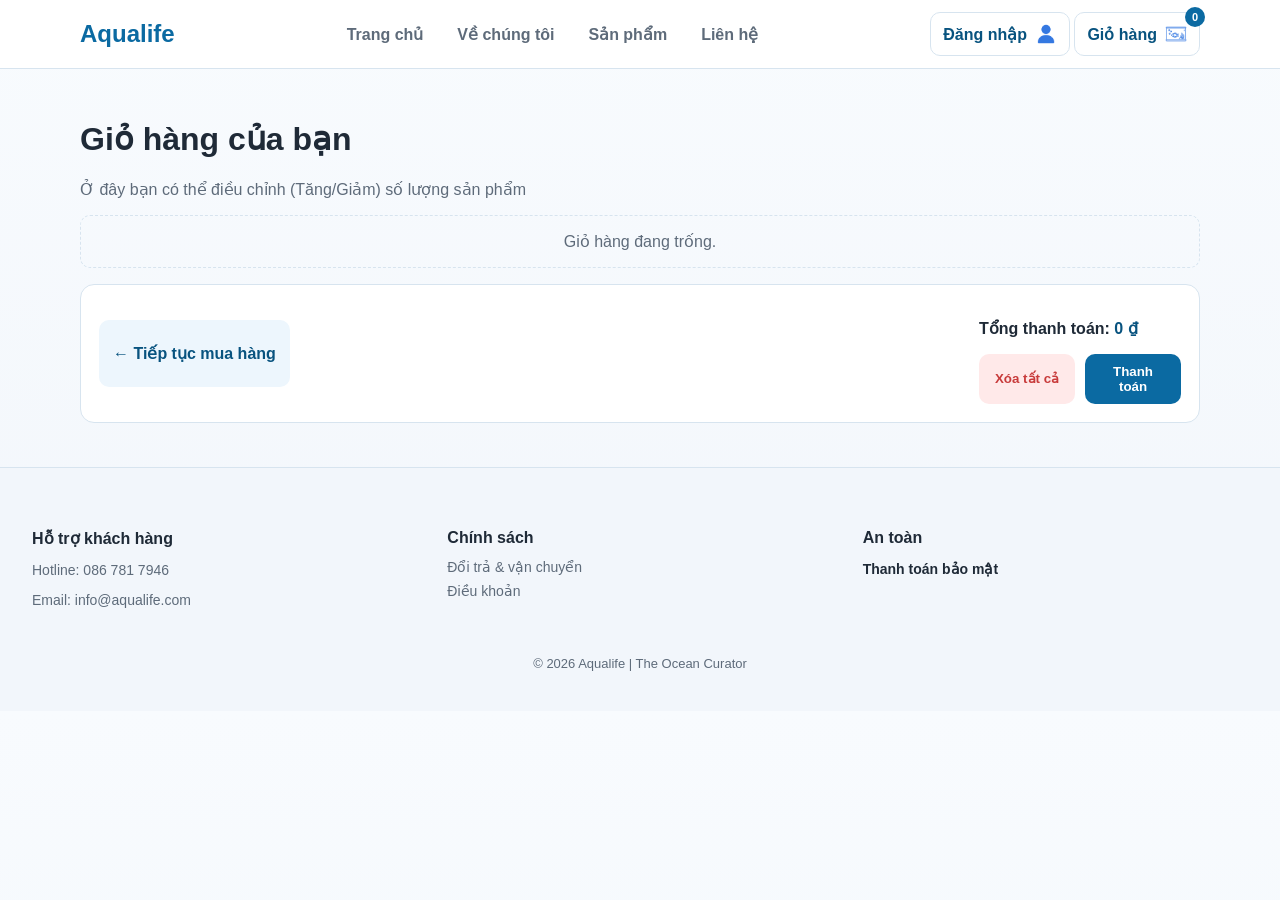
<file: html/cart.html>
<!DOCTYPE html>
<html lang="vi">
<head>
  <meta charset="utf-8" />
  <meta name="viewport" content="width=device-width, initial-scale=1.0" />
  <link rel="icon" href="../image/icon.img/logo_web.png" type="image/png" />
  <title>Giỏ hàng - Aqualife</title>
  <link rel="stylesheet" href="../css/base.css" />
  <link rel="stylesheet" href="../css/cart.css" />
  <script defer src="../js/common.js"></script>
  <script defer src="../js/cart.js"></script>
</head>
<body>
  <header class="site-header">
    <div class="container header-row">
      <a class="brand" href="home.html">Aqualife</a>
      <nav class="main-nav">
        <a href="home.html">Trang chủ</a>
        <a href="about.html">Về chúng tôi</a>
        <a href="products.html">Sản phẩm</a>
        <a href="contact.html">Liên hệ</a>
      </nav>
      <nav>
        <a class="cart-link" href="auth.html">Đăng nhập <img src="../image/icon.img/auth.png" alt="Đăng nhập" class="nav-icon"></a>
        <a class="cart-link cart-link--cart" href="cart.html">Giỏ hàng <img src="../image/icon.img/cart.png" alt="Giỏ hàng" class="nav-icon"> <span class="badge" data-cart-count>0</span></a>
      </nav> 
    </div>
  </header>

  <main class="page">
    <div class="container">
      <h1>Giỏ hàng của bạn</h1>
      <p class="muted">Ở đây bạn có thể điều chỉnh (Tăng/Giảm) số lượng sản phẩm</p>

      <div id="cart-empty" class="empty hidden">Giỏ hàng đang trống.</div>
      <section id="cart-items" class="cart-list"></section>

      <div class="summary card">
        <a href="products.html" class="quantity"><p>← Tiếp tục mua hàng</p></a>
        <div>
          <p><strong>Tổng thanh toán:</strong> <span class="price" id="cart-total">0đ</span></p>
          <div>
            
          </div>
          <div class="summary-actions">
            <button id="clear-cart" class="btn btn-danger" type="button">Xóa tất cả</button>
            <button id="checkout" class="btn btn-primary" type="button">Thanh toán</button>
          </div>
        </div>
      </div>
    </div>
  </main>

  <!-- Modal cho thong bao -->
  <div id="custom-modal" class="modal hidden">
    <div class="modal-content">
      <p id="modal-message"></p>
      <div class="modal-actions">
        <button id="modal-cancel" class="btn btn-ghost">Hủy</button>
        <button id="modal-confirm" class="btn btn-primary">Xác nhận</button>
      </div>
    </div>
  </div>

  <footer class="footer footer-lite">
    <div class="footer-container">
      <div class="footer-col">
        <h4>Hỗ trợ khách hàng</h4>
        <p>Hotline: 086 781 7946</p>
        <p>Email: info@aqualife.com</p>
      </div>
      <div class="footer-col">
        <h4>Chính sách</h4>
        <a href="contact.html">Đổi trả & vận chuyển</a>
        <a href="about.html">Điều khoản</a>
      </div>
      <div class="footer-col trust-col">
        <h4>An toàn</h4>
        <p>Thanh toán bảo mật</p>
      </div>
    </div>
    <div class="footer-bottom">© 2026 Aqualife | The Ocean Curator</div>
  </footer>
</body>
</html>
</file>
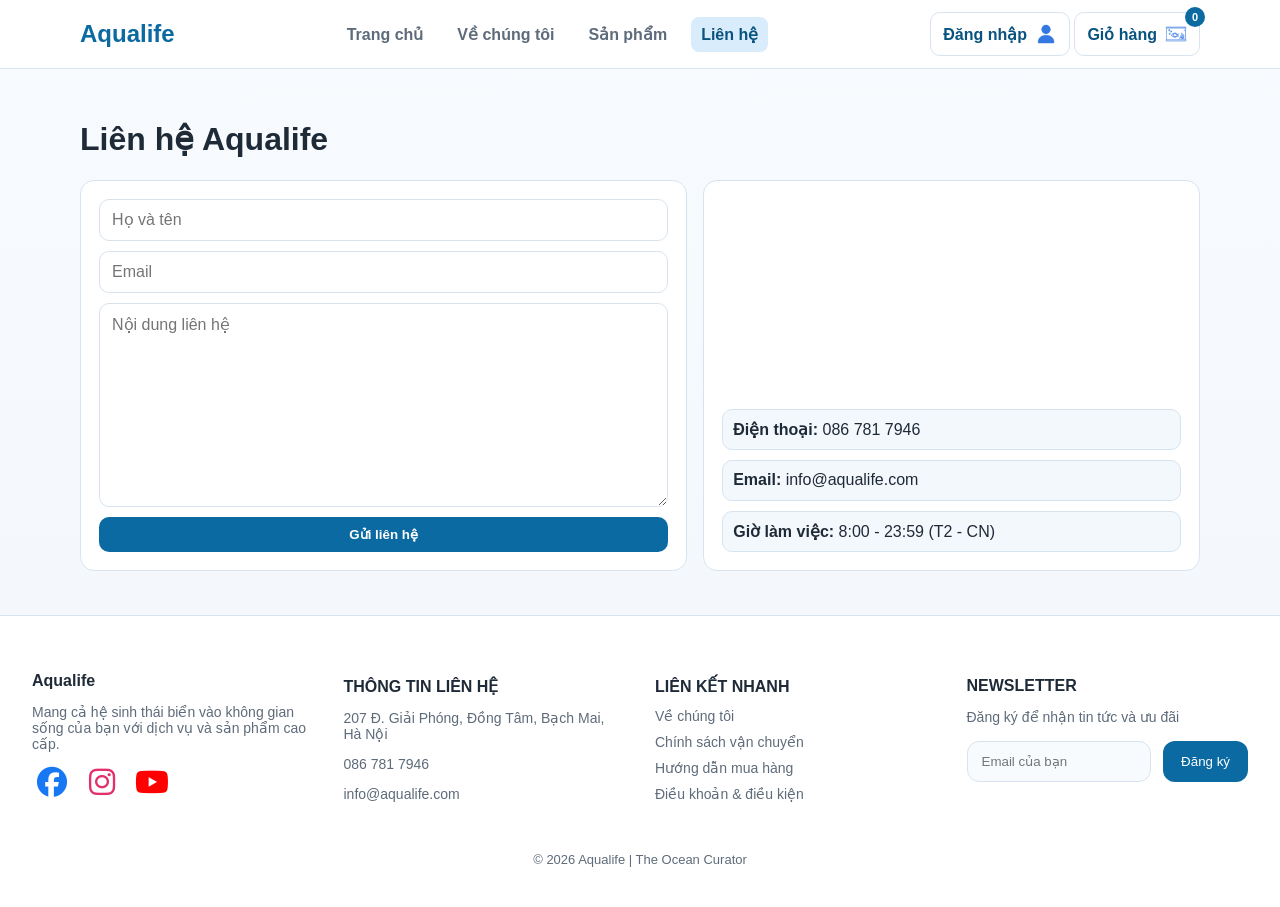
<file: html/contact.html>
<!DOCTYPE html>
<html lang="vi">
<head>
  <meta charset="utf-8" />
  <meta name="viewport" content="width=device-width, initial-scale=1.0" />
  <link rel="icon" href="../image/icon.img/logo_web.png" type="image/png" />
  <title>Liên hệ - Aqualife</title>
  <link rel="stylesheet" href="../css/base.css" />
  <link rel="stylesheet" href="../css/contact.css" />
  <link rel="stylesheet" href="https://cdnjs.cloudflare.com/ajax/libs/font-awesome/6.5.0/css/all.min.css">
  <script defer src="../js/common.js"></script>
  <script defer src="../js/contact.js"></script>
</head>
<body>
  <header class="site-header">
    <div class="container header-row">
      <a class="brand" href="home.html">Aqualife</a>
      <nav class="main-nav">
        <a href="home.html">Trang chủ</a>
        <a href="about.html">Về chúng tôi</a>
        <a href="products.html">Sản phẩm</a>
        <a class="active" href="contact.html">Liên hệ</a>
      </nav>
      <nav>
        <a class="cart-link" href="auth.html">Đăng nhập <img src="../image/icon.img/auth.png" alt="Đăng nhập" class="nav-icon"></a>
        <a class="cart-link cart-link--cart" href="cart.html">Giỏ hàng <img src="../image/icon.img/cart.png" alt="Giỏ hàng" class="nav-icon"> <span class="badge" data-cart-count>0</span></a>
      </nav>
    </div>
  </header>

  <main class="page">
    <div class="container">
      <h1>Liên hệ Aqualife</h1>
      <div class="contact-grid">
        <section class="card">
          <form id="contact-form">
            <div class="grid" style="gap:10px;">
              <input class="input" type="text" name="name" placeholder="Họ và tên" />
              <input class="input" type="email" name="email" placeholder="Email" />
              <textarea class="textarea" name="message" placeholder="Nội dung liên hệ" cols="30" rows="10"></textarea>
              <button class="btn btn-primary" type="submit">Gửi liên hệ</button>
            </div>
          </form>
          <div id="contact-result" class="alert hidden"></div>
        </section>

        <aside class="card contact-meta">
          <iframe src="https://www.google.com/maps/embed?pb=!1m18!1m12!1m3!1d29798.511507000305!2d105.80645031083982!3d21.000094200000003!2m3!1f0!2f0!3f0!3m2!1i1024!2i768!4f13.1!3m3!1m2!1s0x3135ac71752d8f79%3A0xd2ec575c01017afa!2zVHLGsOG7nW5nIMSQ4bqhaSBI4buNYyBLaW5oIFThur8gUXXhu5FjIETDom4gKE5FVSk!5e0!3m2!1svi!2s!4v1775115133473!5m2!1svi!2s" width="100%" height="200" style="border:0;" allowfullscreen="" loading="lazy" referrerpolicy="no-referrer-when-downgrade"></iframe>         
          <div class="line"><strong>Điện thoại:</strong> 086 781 7946</div>
          <div class="line"><strong>Email:</strong> info@aqualife.com</div>
          <div class="line"><strong>Giờ làm việc:</strong> 8:00 - 23:59 (T2 - CN)</div>
        </aside>
      </div>
    </div>
  </main>

  <footer class="footer footer-full">
    <div class="footer-container">
      <div class="footer-col">
        <h3>Aqualife</h3>
        <p>Mang cả hệ sinh thái biển vào không gian sống của bạn với dịch vụ và sản phẩm cao cấp.</p>
        <div class="social">
          <a href="https://www.facebook.com/Cacanhthienduc/" target="_blank" rel="noreferrer" aria-label="Facebook">
            <i class="fa-brands fa-facebook social-icon facebook"></i>
          </a>
          <a href="https://www.instagram.com/cristiano/" target="_blank" rel="noreferrer" aria-label="Instagram">
            <i class="fa-brands fa-instagram social-icon instagram"></i>
          </a>
          <a href="https://www.youtube.com/@traicacanhthienuc8674" target="_blank" rel="noreferrer" aria-label="YouTube">
            <i class="fa-brands fa-youtube social-icon youtube"></i>
          </a>
        </div>
      </div>
      <div class="footer-col">
        <h4>THÔNG TIN LIÊN HỆ</h4>
        <p>207 Đ. Giải Phóng, Đồng Tâm, Bạch Mai, Hà Nội</p>
        <p>086 781 7946</p>
        <p>info@aqualife.com</p>
      </div>
      <div class="footer-col">
        <h4>LIÊN KẾT NHANH</h4>
        <a href="about.html">Về chúng tôi</a>
        <a href="contact.html">Chính sách vận chuyển</a>
        <a href="products.html">Hướng dẫn mua hàng</a>
        <a href="about.html">Điều khoản & điều kiện</a>
      </div>
      <div class="footer-col">
        <h4>NEWSLETTER</h4>
        <p>Đăng ký để nhận tin tức và ưu đãi</p>
        <div class="newsletter">
          <input type="email" placeholder="Email của bạn">
          <button type="button">Đăng ký</button>
        </div>
      </div>
    </div>
    <div class="footer-bottom">© 2026 Aqualife | The Ocean Curator</div>
  </footer>
</body>
</html>
</file>
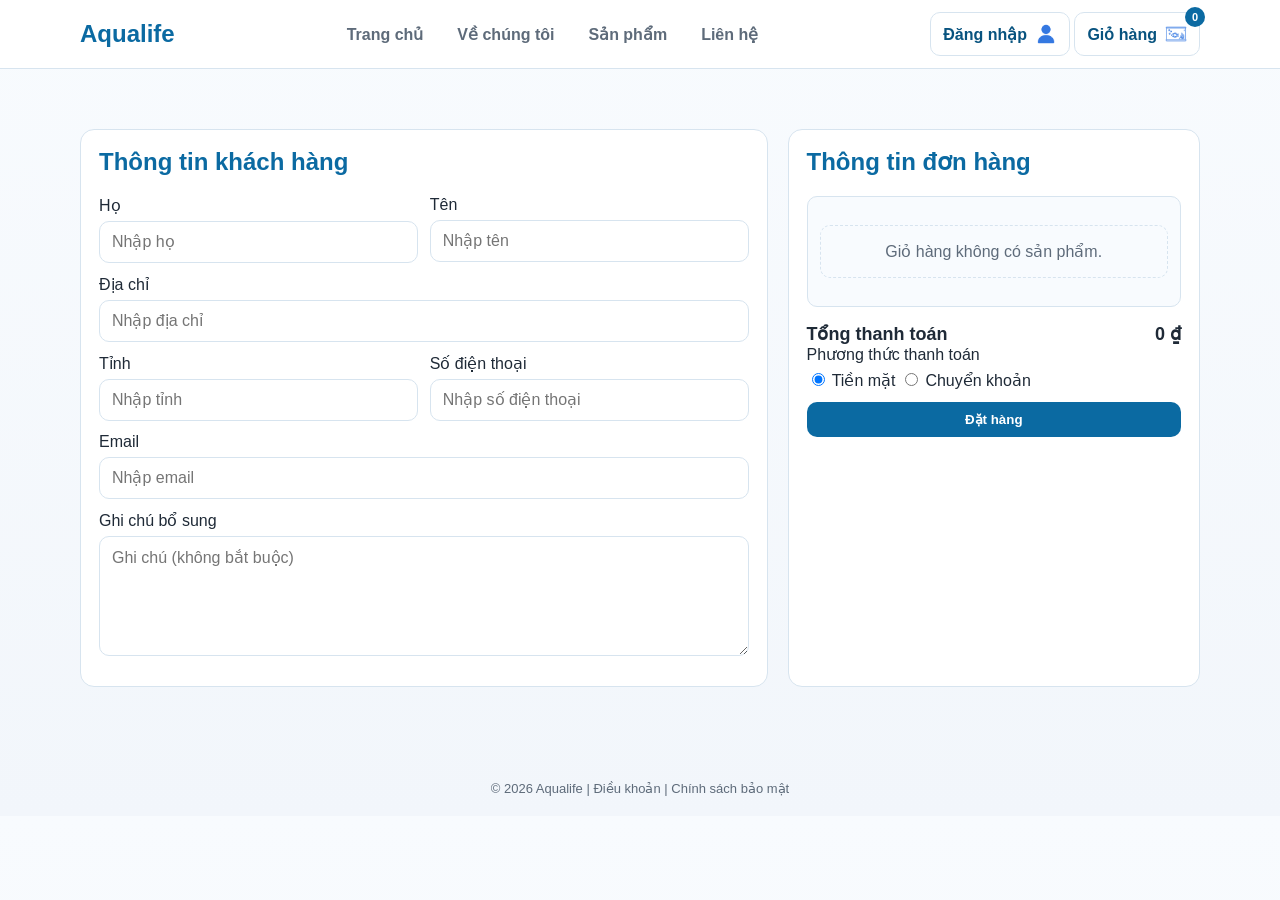
<file: html/pay.html>
<!DOCTYPE html>
<html lang="vi">

<head>
  <meta charset="utf-8" />
  <meta name="viewport" content="width=device-width, initial-scale=1.0" />
  <link rel="icon" href="../image/icon.img/logo_web.png" type="image/png" />
  <title>Thanh toán - Aqualife</title>
  <link rel="stylesheet" href="../css/base.css" />
  <script defer src="../js/common.js"></script>
  <script defer src="../js/cart.js"></script>
  <script defer src="../js/pay.js"></script>
</head>

<body>
  <header class="site-header">
    <div class="container header-row">
      <a class="brand" href="home.html">Aqualife</a>
      <nav class="main-nav">
        <a href="home.html">Trang chủ</a>
        <a href="about.html">Về chúng tôi</a>
        <a href="products.html">Sản phẩm</a>
        <a href="contact.html">Liên hệ</a>
      </nav>
      <nav>
        <a class="cart-link" href="auth.html">Đăng nhập <img src="../image/icon.img/auth.png" alt="Đăng nhập"
            class="nav-icon"></a>
        <a class="cart-link cart-link--cart" href="cart.html">Giỏ hàng <img src="../image/icon.img/cart.png"
            alt="Giỏ hàng" class="nav-icon"> <span class="badge" data-cart-count>0</span></a>
      </nav>
    </div>
  </header>

  <main class="page">
    <section class="checkout-section">
      <div class="container checkout-grid">

        <div class="checkout-form card">
          <h2>Thông tin khách hàng</h2>
          <form id="checkout-form">
            <div class="field-grid">
              <div class="field-group">
                <label for="last-name">Họ</label>
                <input id="last-name" class="input" type="text" placeholder="Nhập họ" />
              </div>
              <div class="field-group">
                <label for="first-name">Tên</label>
                <input id="first-name" class="input" type="text" placeholder="Nhập tên" />
              </div>
            </div>

            <div class="field-group">
              <label for="address">Địa chỉ</label>
              <input id="address" class="input" type="text" placeholder="Nhập địa chỉ" />
            </div>

            <div class="field-grid">
              <div class="field-group">
                <label for="province">Tỉnh</label>
                <input id="province" class="input" type="text" placeholder="Nhập tỉnh" />
              </div>
              <div class="field-group">
                <label for="phone">Số điện thoại</label>
                <input id="phone" class="input" type="tel" placeholder="Nhập số điện thoại" />
              </div>
            </div>

            <div class="field-group">
              <label for="email">Email</label>
              <input id="email" class="input" type="email" placeholder="Nhập email" />
            </div>

            <div class="field-group">
              <label for="notes">Ghi chú bổ sung</label>
              <textarea id="notes" class="textarea" rows="4" placeholder="Ghi chú (không bắt buộc)"></textarea>
            </div>
          </form>
        </div>

        <aside class="checkout-summary card">
          <h2>Thông tin đơn hàng</h2>
          <div id="order-list" class="order-list"></div>
          <div class="order-total">
            <span>Tổng thanh toán</span>
            <strong id="order-total">0 ₫</strong>
          </div>

          <div class="field-group">
            <label>Phương thức thanh toán</label>
            <div class="payment-options">
              <label><input type="radio" name="payment" value="cash" checked /> Tiền mặt</label>
              <label><input type="radio" name="payment" value="transfer" /> Chuyển khoản</label>
            </div>
          </div>

          <button id="place-order" class="btn btn-primary" type="button">Đặt hàng</button>
          <div id="order-feedback" class="alert hidden"></div>
        </aside>

      </div>
    </section>
  </main>

  <footer class="footer footer-minimal">
    <div class="footer-container">
        <div class="footer-bottom">© 2026 Aqualife | <a href="about.html">Điều khoản</a> | <a href="contact.html">Chính sách bảo mật</a></div>
    </div>
  </footer>
</body>

</html>
</file>
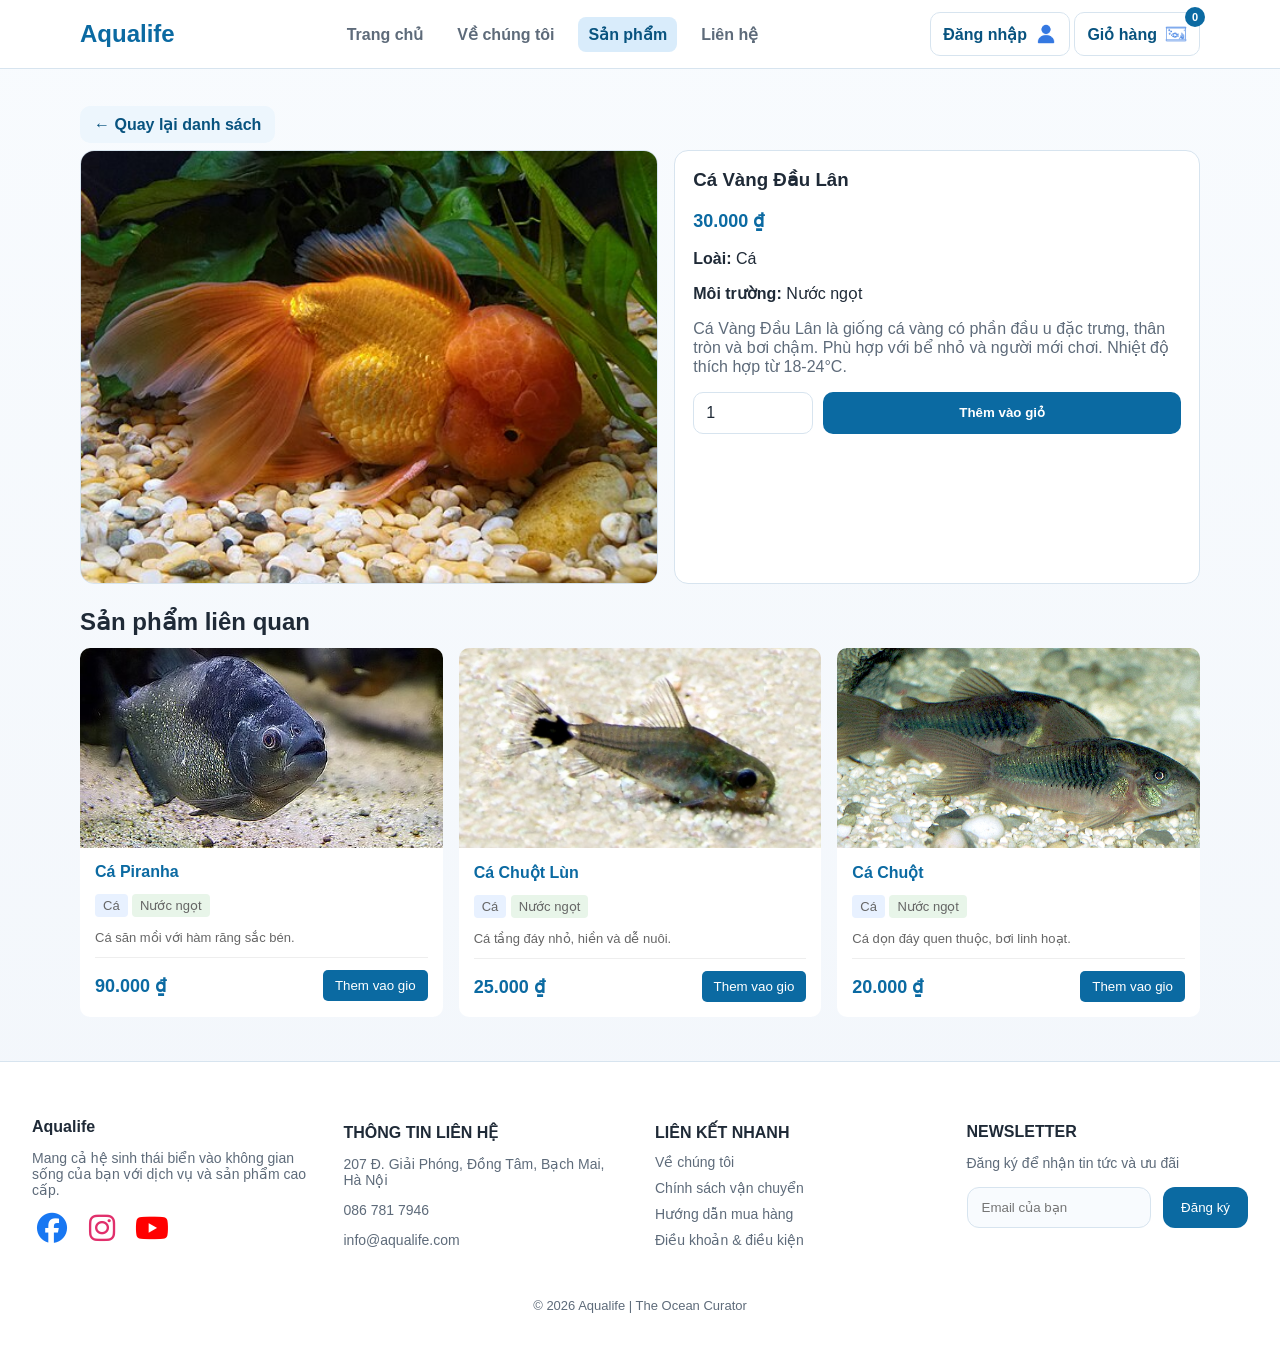
<file: html/product-detail.html>
<!DOCTYPE html>
<html lang="vi">
<head>
  <meta charset="utf-8" />
  <meta name="viewport" content="width=device-width, initial-scale=1.0" />
  <link rel="icon" href="../image/icon.img/logo_web.png" type="image/png" />
  <title>Chi tiết sản phẩm - Aqualife</title>
  <link rel="stylesheet" href="../css/base.css" />
  <link rel="stylesheet" href="../css/product-detail.css" />
  <link rel="stylesheet" href="https://cdnjs.cloudflare.com/ajax/libs/font-awesome/6.5.0/css/all.min.css">
  <script defer src="../js/common.js"></script>
  <script defer src="../js/product-detail.js"></script>
</head>
<body>
  <header class="site-header">
    <div class="container header-row">
      <a class="brand" href="home.html">Aqualife</a>
      <nav class="main-nav">
        <a href="home.html">Trang chủ</a>
        <a href="about.html">Về chúng tôi</a>
        <a class="active" href="products.html">Sản phẩm</a>
        <a href="contact.html">Liên hệ</a>
      </nav>
      <nav>
        <a class="cart-link" href="auth.html">Đăng nhập <img src="../image/icon.img/auth.png" alt="Đăng nhập" class="nav-icon"></a>
        <a class="cart-link cart-link--cart" href="cart.html">Giỏ hàng <img src="../image/icon.img/cart.png" alt="Giỏ hàng" class="nav-icon"> <span class="badge" data-cart-count>0</span></a>
      </nav>
    </div>
  </header>

  <main class="page">
    <div class="container">
      <p><a class="btn btn-ghost" href="products.html">← Quay lại danh sách</a></p>

      <section class="detail">
        <div class="detail-media">
          <img id="detail-image" src="../image/ocean-bg.svg" alt="Sản phẩm" />
        </div>

        <article class="card detail-info">
          <h1 id="detail-name">Đang tải...</h1>
          <p class="price" id="detail-price"></p>
          <p><strong>Loài:</strong> <span id="detail-species"></span></p>
          <p><strong>Môi trường:</strong> <span id="detail-water-type"></span></p>
          <p class="muted" id="detail-description"></p>

          <div class="inline-form">
            <input id="detail-quantity" class="input" type="number" min="1" value="1" />
            <button id="detail-add" class="btn btn-primary" type="button">Thêm vào giỏ</button>
          </div>
        </article>
      </section>

      <h2 class="related-title">Sản phẩm liên quan</h2>
      <div id="related-products" class="grid grid-3"></div>
    </div>
  </main>

  <footer class="footer footer-full">
    <div class="footer-container">
      <div class="footer-col">
        <h3>Aqualife</h3>
        <p>Mang cả hệ sinh thái biển vào không gian sống của bạn với dịch vụ và sản phẩm cao cấp.</p>
        <div class="social">
          <a href="https://www.facebook.com/Cacanhthienduc/" target="_blank" rel="noreferrer" aria-label="Facebook">
            <i class="fa-brands fa-facebook social-icon facebook"></i>
          </a>
          <a href="https://www.instagram.com/cristiano/" target="_blank" rel="noreferrer" aria-label="Instagram">
            <i class="fa-brands fa-instagram social-icon instagram"></i>
          </a>
          <a href="https://www.youtube.com/@traicacanhthienuc8674" target="_blank" rel="noreferrer" aria-label="YouTube">
            <i class="fa-brands fa-youtube social-icon youtube"></i>
          </a>
        </div>
      </div>
      <div class="footer-col">
        <h4>THÔNG TIN LIÊN HỆ</h4>
        <p>207 Đ. Giải Phóng, Đồng Tâm, Bạch Mai, Hà Nội</p>
        <p>086 781 7946</p>
        <p>info@aqualife.com</p>
      </div>
      <div class="footer-col">
        <h4>LIÊN KẾT NHANH</h4>
        <a href="about.html">Về chúng tôi</a>
        <a href="contact.html">Chính sách vận chuyển</a>
        <a href="products.html">Hướng dẫn mua hàng</a>
        <a href="about.html">Điều khoản & điều kiện</a>
      </div>
      <div class="footer-col">
        <h4>NEWSLETTER</h4>
        <p>Đăng ký để nhận tin tức và ưu đãi</p>
        <div class="newsletter">
          <input type="email" placeholder="Email của bạn">
          <button type="button">Đăng ký</button>
        </div>
      </div>
    </div>
    <div class="footer-bottom">© 2026 Aqualife | The Ocean Curator</div>
  </footer>
</body>
</html>
</file>
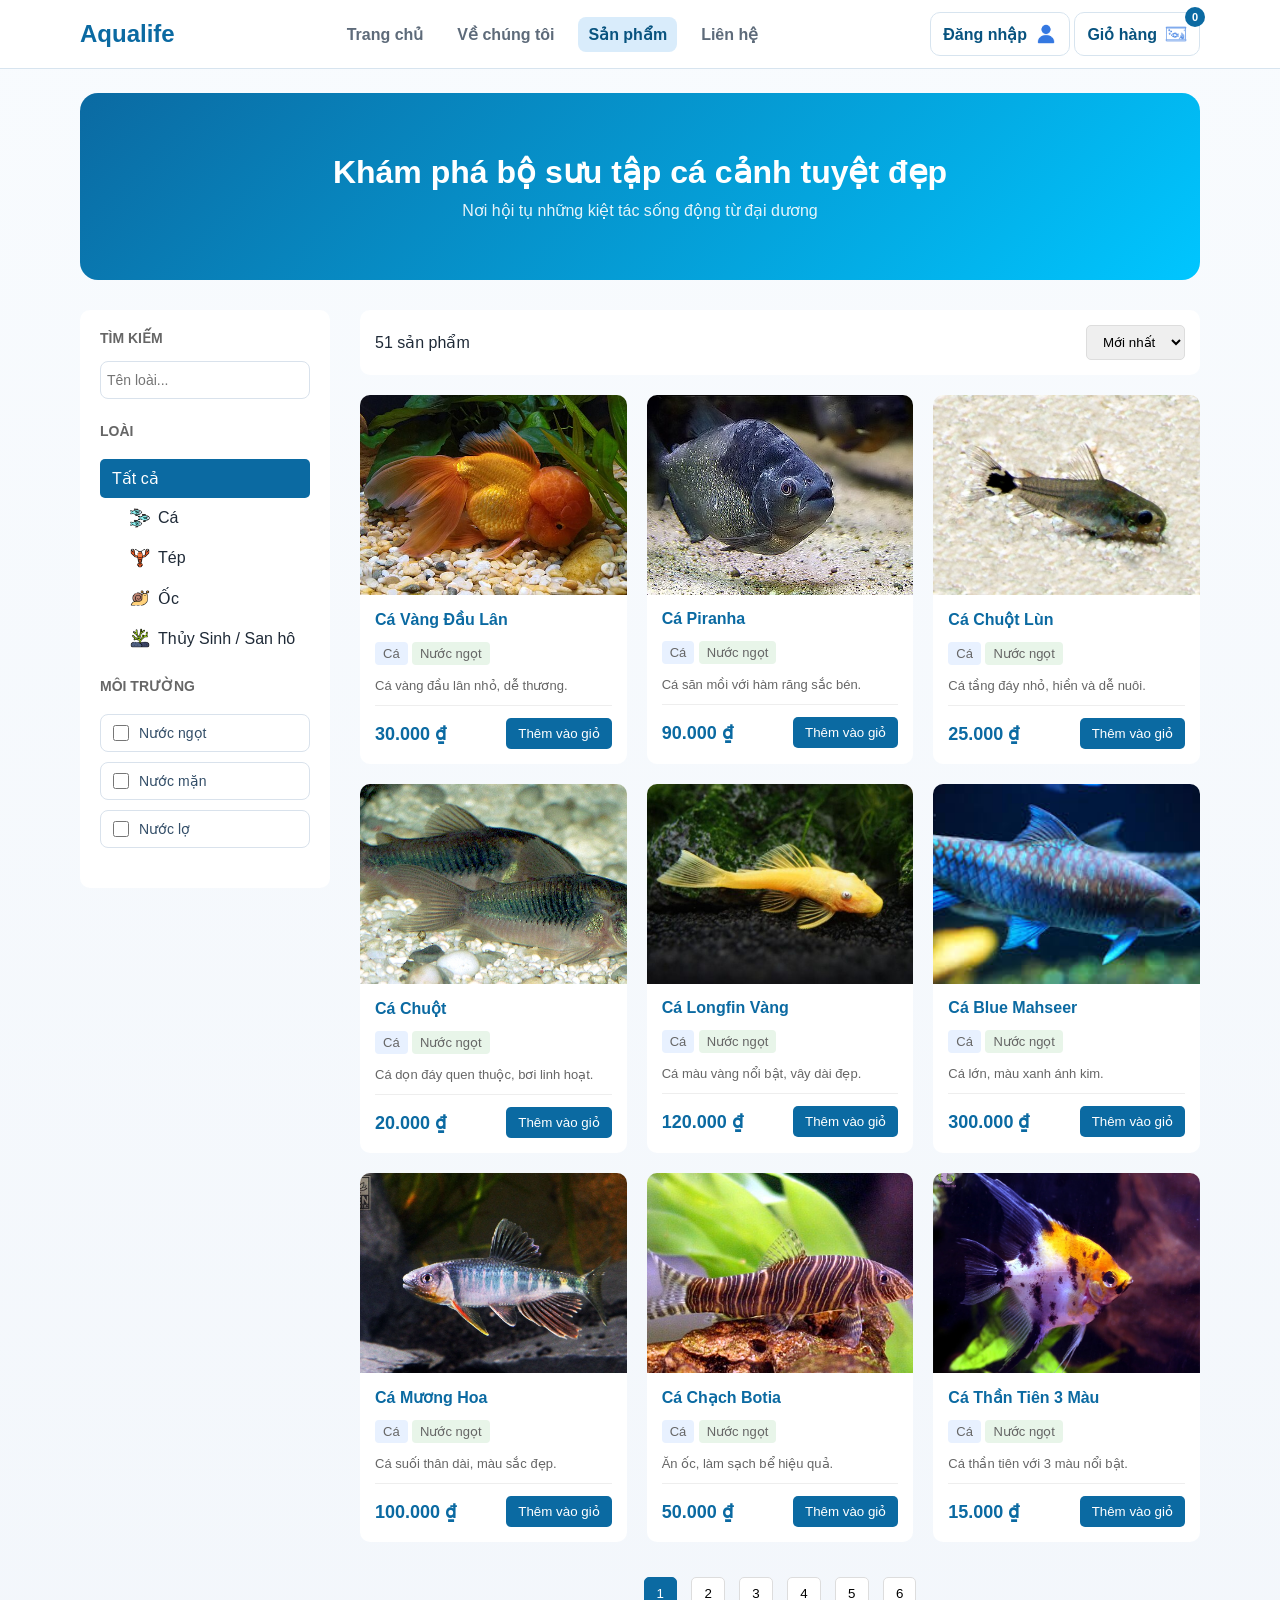
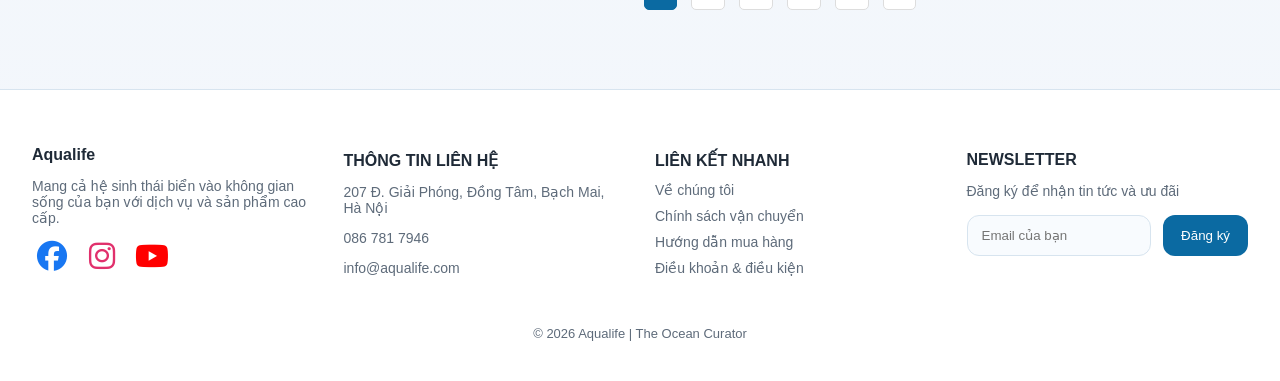
<file: html/products.html>
<!DOCTYPE html>
<html lang="vi">
<head>
  <meta charset="UTF-8">
  <meta name="viewport" content="width=device-width, initial-scale=1.0" />
  <link rel="icon" href="../image/icon.img/logo_web.png" type="image/png" />
  <title>Sản phẩm - Aqualife</title>
  <link rel="stylesheet" href="../css/base.css" />
  <link rel="stylesheet" href="../css/products.css" />
  <link rel="stylesheet" href="https://cdnjs.cloudflare.com/ajax/libs/font-awesome/6.5.0/css/all.min.css">
  <script defer src="../js/common.js"></script>
  <script defer src="../js/products.js"></script>
</head>

<body>
  <header class="site-header">
    <div class="container header-row">
      <a class="brand" href="home.html">Aqualife</a>
      <nav class="main-nav">
        <a href="home.html">Trang chủ</a>
        <a href="about.html">Về chúng tôi</a>
        <a class="active" href="products.html">Sản phẩm</a>
        <a href="contact.html">Liên hệ</a>
      </nav>
      <nav>
        <a class="cart-link" href="auth.html">Đăng nhập <img src="../image/icon.img/auth.png" alt="Đăng nhập" class="nav-icon"></a>
        <a class="cart-link cart-link--cart" href="cart.html">Giỏ hàng <img src="../image/icon.img/cart.png" alt="Giỏ hàng" class="nav-icon"> <span class="badge" data-cart-count>0</span></a>
      </nav>
    </div>
  </header>

<main class="page products-page">
  <div class="container">
    <section class="hero">
      <h1>Khám phá bộ sưu tập cá cảnh tuyệt đẹp</h1>
      <p>Nơi hội tụ những kiệt tác sống động từ đại dương</p>
    </section>
  </div>

  <div class="container products-layout">
    <aside class="sidebar">
      <h3>Tìm kiếm</h3>
      <input type="text" id="searchInput" placeholder="Tên loài..." />

      <h3>Loài</h3>
      <ul id="speciesFilter">
        <li data-species="all" class="active">
          <span class="filter-option">Tất cả</span>
        </li>
        <li data-species="Cá">
          <span class="filter-option">
            <img class="filter-icon" src="../image/icon.img/shoal.png" alt="" />
            Cá
          </span>
        </li>
        <li data-species="Tép">
          <span class="filter-option">
            <img class="filter-icon" src="../image/icon.img/lobster.png" alt="" />
            Tép
          </span>
        </li>
        <li data-species="Ốc">
          <span class="filter-option">
            <img class="filter-icon" src="../image/icon.img/snail.png" alt="" />
            Ốc
          </span>
        </li>
        <li data-species="Thủy Sinh / San hô">
          <span class="filter-option">
            <img class="filter-icon" src="../image/icon.img/coral.png" alt="" />
            Thủy Sinh / San hô
          </span>
        </li>
      </ul>

      <h3>Môi trường</h3>
      <div id="environmentFilter" class="environment-filter">
        <label class="checkbox-option">
          <input type="checkbox" value="Nước ngọt" />
          <span>Nước ngọt</span>
        </label>
        <label class="checkbox-option">
          <input type="checkbox" value="Nước mặn" />
          <span>Nước mặn</span>
        </label>
        <label class="checkbox-option">
          <input type="checkbox" value="Nước lợ" />
          <span>Nước lợ</span>
        </label>
      </div>
    </aside>

    <section class="main">
      <div class="top-bar">
        <span id="count">0 sản phẩm</span>

        <select id="sort">
          <option value="new">Mới nhất</option>
          <option value="low">Giá thấp</option>
          <option value="high">Giá cao</option>
        </select>
      </div>

      <div class="products" id="product-list"></div>

      <div class="pagination" id="pagination"></div>
    </section>
  </div>
</main>

<footer class="footer footer-full">
  <div class="footer-container">
    <div class="footer-col">
      <h3>Aqualife</h3>
      <p>Mang cả hệ sinh thái biển vào không gian sống của bạn với dịch vụ và sản phẩm cao cấp.</p>
      <div class="social">
        <a href="https://www.facebook.com/Cacanhthienduc/" target="_blank" rel="noreferrer" aria-label="Facebook">
          <i class="fa-brands fa-facebook social-icon facebook"></i>
        </a>
        <a href="https://www.instagram.com/cristiano/" target="_blank" rel="noreferrer" aria-label="Instagram">
          <i class="fa-brands fa-instagram social-icon instagram"></i>
        </a>
        <a href="https://www.youtube.com/@traicacanhthienuc8674" target="_blank" rel="noreferrer" aria-label="YouTube">
          <i class="fa-brands fa-youtube social-icon youtube"></i>
        </a>
      </div>
    </div>
    <div class="footer-col">
      <h4>THÔNG TIN LIÊN HỆ</h4>
      <p>207 Đ. Giải Phóng, Đồng Tâm, Bạch Mai, Hà Nội</p>
      <p>086 781 7946</p>
      <p>info@aqualife.com</p>
    </div>
    <div class="footer-col">
      <h4>LIÊN KẾT NHANH</h4>
      <a href="about.html">Về chúng tôi</a>
      <a href="contact.html">Chính sách vận chuyển</a>
      <a href="products.html">Hướng dẫn mua hàng</a>
      <a href="about.html">Điều khoản & điều kiện</a>
    </div>
    <div class="footer-col">
      <h4>NEWSLETTER</h4>
      <p>Đăng ký để nhận tin tức và ưu đãi</p>
      <div class="newsletter">
        <input type="email" placeholder="Email của bạn">
        <button type="button">Đăng ký</button>
      </div>
    </div>
  </div>
  <div class="footer-bottom">© 2026 Aqualife | The Ocean Curator</div>
</footer>

</body>
</html>
</file>
<file: css/base.css>
:root {
  --bg: #f2f6fb;
  --surface: #ffffff;
  --surface-soft: #e8f1f8;
  --text: #1f2a37;
  --muted: #5e6b7a;
  --primary: #0b6aa2;
  --primary-dark: #08537f;
  --border: #d7e4ef;
  --danger: #c83b3b;
  --success: #1f8f4e;
}

* {
  box-sizing: border-box;
}

html,
body {
  margin: 0;
  padding: 0;
}

body {
  cursor: url("../image/icon.img/cursor.png") 16 16, auto;
}

body {
  font-family: "Segoe UI", Roboto, Helvetica, Arial, sans-serif;
  color: var(--text);
  background: linear-gradient(180deg, #f8fbfe 0%, var(--bg) 100%);
}

/* Custom cursor for pointer elements */
a, button, .btn, input[type="submit"], input[type="button"], .cart-link, .footer .newsletter button, input[type="checkbox"], input[type="radio"], select, textarea, [role="button"], [tabindex]:focus, .sidebar li, .checkbox-option, #sort, .btn-add, .pagination button, .btn-ghost, .btn-danger, img {
  cursor: url("../image/icon.img/cursor2.png") 16 16, pointer !important;
}

a {
  color: inherit;
  text-decoration: none;
}

img {
  display: block;
  max-width: 100%;
}

.container {
  width: min(1120px, calc(100% - 32px));
  margin: 0 auto;
}

.site-header {
  position: sticky;
  top: 0;
  z-index: 100;
  background: rgba(255, 255, 255, 0.92);
  border-bottom: 1px solid var(--border);
  backdrop-filter: blur(8px);
}

.header-row {
  min-height: 68px;
  display: flex;
  align-items: center;
  justify-content: space-between;
  gap: 16px;
}

.brand {
  font-size: 24px;
  font-weight: 800;
  color: var(--primary);
}

.main-nav {
  display: flex;
  align-items: center;
  gap: 14px;
  flex-wrap: wrap;
}

.main-nav a {
  padding: 8px 10px;
  border-radius: 8px;
  color: var(--muted);
  font-weight: 600;
}

.main-nav a:hover {
  background: #eef6fc;
  color: var(--primary-dark);
}

.main-nav a.active {
  background: #d9ecfb;
  color: var(--primary-dark);
}

.cart-link {
  position: relative;
  display: inline-flex;
  align-items: center;
  gap: 8px;
  padding: 10px 12px;
  border: 1px solid var(--border);
  border-radius: 10px;
  background: var(--surface);
  font-weight: 700;
  color: var(--primary-dark);
}

.cart-link .nav-icon {
  width: 22px;
  height: 22px;
  object-fit: contain;
  filter: invert(0.3) sepia(1) saturate(5) hue-rotate(180deg) brightness(1.2);
}

.cart-link--cart .badge {
  position: absolute;
  top: -6px;
  right: -6px;
  min-width: 20px;
  height: 20px;
  padding: 0 5px;
  font-size: 11px;
}

.badge {
  min-width: 22px;
  height: 22px;
  border-radius: 999px;
  display: inline-flex;
  align-items: center;
  justify-content: center;
  padding: 0 6px;
  background: var(--primary);
  color: #fff;
  font-size: 12px;
}

.page {
  padding: 30px 0 44px;
}

.card {
  background: var(--surface);
  border: 1px solid var(--border);
  border-radius: 14px;
  padding: 18px;
}

.grid {
  display: grid;
  gap: 16px;
}

.grid-2 {
  grid-template-columns: repeat(2, minmax(0, 1fr));
}

.grid-3 {
  grid-template-columns: repeat(3, minmax(0, 1fr));
}

.grid-4 {
  grid-template-columns: repeat(4, minmax(0, 1fr));
}

.btn {
  border: 0;
  border-radius: 10px;
  padding: 10px 14px;
  font-weight: 700;
  cursor: pointer;
}

.btn-primary {
  background: var(--primary);
  color: #fff;
  width: 100%;
}

.btn-primary:hover {
  background: var(--primary-dark);
}

.checkout-section {
  padding: 30px 0;
}

.checkout-grid {
  display: grid;
  gap: 20px;
  grid-template-columns: 1.25fr 0.75fr;
}

.checkout-form,
.checkout-summary {
  border: 1px solid var(--border);
  border-radius: 14px;
  padding: 18px;
  background: var(--surface);
}

.checkout-form h2,
.checkout-summary h2 {
  margin-top: 0;
  color: var(--primary);
}

.field-grid {
  display: grid;
  grid-template-columns: repeat(2, minmax(0, 1fr));
  gap: 12px;
}

.field-group {
  display: flex;
  flex-direction: column;
  gap: 6px;
  margin-bottom: 12px;
}

.order-list {
  margin-bottom: 16px;
  border: 1px solid #d7e4ef;
  border-radius: 10px;
  padding: 12px;
  background: #f8fbfe;
}

.order-item {
  display: flex;
  justify-content: space-between;
  margin-bottom: 8px;
  font-size: 14px;
}

.order-total {
  display: flex;
  justify-content: space-between;
  font-size: 18px;
  font-weight: 800;
}

@media (max-width: 980px) {
  .checkout-grid {
    grid-template-columns: 1fr;
  }

  .field-grid {
    grid-template-columns: 1fr;
  }
}


.btn-ghost {
  background: #edf6fd;
  color: var(--primary-dark);
  width: 100%;
}

.quantity {
  background: #edf6fd;
  color: var(--primary-dark);
  padding: 8px 14px  ;
  border-radius: 10px;
}

.btn-danger {
  background: #ffe9e9;
  color: var(--danger);
}

.input,
.select,
.textarea {
  width: 100%;
  padding: 11px 12px;
  border: 1px solid var(--border);
  border-radius: 10px;
  font: inherit;
  color: var(--text);
  background: var(--surface);
}

.input:focus,
.select:focus,
.textarea:focus {
  outline: 2px solid rgba(11, 106, 162, 0.18);
  border-color: #9fc7e3;
}

.textarea {
  min-height: 120px;
  resize: vertical;
}

.price, .quantity {
  color: var(--primary-dark);
  font-weight: 800;
}

.muted {
  color: var(--muted);
}

.empty {
  text-align: center;
  color: var(--muted);
  padding: 16px;
  border: 1px dashed var(--border);
  border-radius: 10px;
}

.alert {
  margin-top: 12px;
  padding: 10px 12px;
  border-radius: 10px;
  font-size: 14px;
}

.alert-success {
  background: #e9f9ef;
  color: var(--success);
}

.alert-error {
  background: #ffecec;
  color: var(--danger);
}

.hidden {
  display: none !important;
}

.site-footer {
  margin-top: 30px;
  border-top: 1px solid var(--border);
  background: #fbfdff;
}

.footer-row {
  min-height: 72px;
  display: flex;
  align-items: center;
  justify-content: space-between;
  gap: 14px;
  color: var(--muted);
  font-size: 14px;
}

.footer {
  background: #ffffff;
  color: var(--text);
  border-top: 1px solid var(--border);
  padding: 40px 32px;
}

.footer-full {
  background: #ffffff;
}

.footer-lite {
  background: #f2f6fb;
}

.footer-minimal {
  background: transparent;
  border-top: 0px solid var(--primary-dark);
  padding: 20px 32px;
}

.footer-container {
  display: grid;
  gap: 30px;
}

.footer-full .footer-container {
  grid-template-columns: repeat(4, minmax(0, 1fr));
}

.footer-lite .footer-container {
  grid-template-columns: repeat(3, minmax(0, 1fr));
}

.footer-col h3,
.footer-col h4 {
  color: var(--text);
  margin-bottom: 12px;
  font-size: 16px;
}

.footer-col p,
.footer-col a {
  display: block;
  margin-bottom: 10px;
  font-size: 14px;
  color: var(--muted);
  text-decoration: none;
}

.footer-col a:hover,
.footer-col p:hover,
.footer .social a:hover {
  color: var(--primary);
}

.footer .social {
  display: flex;
  flex-wrap: wrap;
  gap: 10px;
}

.footer .social a {
  width: 40px;
  height: 40px;
  display: inline-flex;
  align-items: center;
  justify-content: center;
  font-size: 30px;
  color: var(--muted);
  border: 1px solid rgba(255, 255, 255, 0.18);
  border-radius: 50%;
  text-decoration: none;
  transition: 0.3s;
}

.footer .social .social-icon {
  font-size: 30px;
  margin: 0 10px;
  transition: 0.3s;
}

.footer .social .instagram {
  color: #e1306c;
}

.footer .social .facebook {
  color: #1877f2;
}

.footer .social .youtube {
  color: #ff0000;
}

.footer .social a:hover {
  border-color: var(--primary);
  background: rgba(255, 255, 255, 0.08);
  transform: scale(1.2);
  opacity: 0.8;
}

.footer .newsletter {
  display: flex;
  gap: 12px;
  margin-top: 16px;
  flex-wrap: wrap;
}

.footer .newsletter input {
  flex: 1;
  min-width: 180px;
  padding: 12px 14px;
  border: 1px solid var(--border);
  border-radius: 12px;
  background: #f8fbfe;
  color: var(--text);
}

.footer .newsletter button {
  padding: 12px 18px;
  border: none;
  border-radius: 12px;
  background: var(--primary);
  color: #fff;
  cursor: pointer;
  transition: background 0.2s ease, transform 0.2s ease;
}

.footer .newsletter button:hover {
  background: var(--primary-dark);
  transform: translateY(-1px);
}

.footer-lite .footer-col a,
.footer-lite .footer-col p {
  margin-bottom: 8px;
}

.footer-lite .trust-col p {
  color: var(--text);
  font-weight: 700;
}

.footer-bottom {
  margin-top: 40px;
  text-align: center;
  font-size: 13px;
  color: var(--muted);
}

.footer-minimal .footer-bottom {
  margin-top: 0;
  text-align: center;
  font-size: 13px;
  color: var(--muted);
}

.footer-minimal .footer-container {
  display: flex;
  justify-content: center;
  align-items: center;
}

.footer-minimal .footer-col {
  margin: 0;
}

.footer-minimal a {
  color: var(--muted);
}

.footer-minimal a:hover {
  color: var(--primary);
}

.hidden {
  display: none !important;
}

/* Water effects */
.water-drop,
.water-trail {
  position: fixed;
  pointer-events: none;
  background-image: url("../image/icon.img/water.png");
  background-size: contain;
  background-repeat: no-repeat;
  background-position: center;
  opacity: 1;
  z-index: 9999;
}

.water-drop {
  animation: drop-burst 0.85s ease-out forwards;
}

@keyframes drop-burst {
  0% {
    transform: scale(0.7) translate(0, 0) rotate(0deg);
    opacity: 1;
  }
  40% {
    transform: scale(1.1) translate(var(--tx, 0px), var(--ty, 0px)) rotate(var(--r, 0deg));
    opacity: 0.9;
  }
  100% {
    transform: scale(0.4) translate(var(--tx, 0px), var(--ty, 0px)) rotate(var(--r, 0deg));
    opacity: 0;
  }
}

@media (max-width: 980px) {
  .grid-4 {
    grid-template-columns: repeat(2, minmax(0, 1fr));
  }

  .grid-3 {
    grid-template-columns: repeat(2, minmax(0, 1fr));
  }
}

@media (max-width: 720px) {
  .header-row {
    flex-wrap: wrap;
    padding: 10px 0;
  }

  .grid-2,
  .grid-3,
  .grid-4 {
    grid-template-columns: 1fr;
  }

  .footer-row {
    min-height: unset;
    padding: 12px 0;
    flex-direction: column;
    align-items: flex-start;
  }
}
</file>
<file: css/cart.css>
.cart-list {
  display: grid;
  gap: 12px;
}

.cart-item {
  display: grid;
  grid-template-columns: 110px 1fr auto;
  gap: 12px;
  align-items: center;
}

.cart-item__thumb {
  width: 110px;
  height: 84px;
  border-radius: 10px;
  border: 1px solid var(--border);
  background: linear-gradient(130deg, #cae4f5, #f3fbff);
  overflow: hidden;
}

.cart-item__thumb img {
  width: 100%;
  height: 100%;
  object-fit: cover;
}

.cart-item__actions {
  display: flex;
  gap: 8px;
  align-items: center;
}

.summary {
  margin-top: 16px;
  display: flex;
  justify-content: space-between;
  align-items: center;
  gap: 10px;
  flex-wrap: wrap;
}

.summary .summary-actions {
  display: flex;
  gap: 10px;
  width: 100%;
}

.summary .summary-actions button {
  flex: 1;
}

.modal {
  position: fixed;
  top: 0;
  left: 0;
  width: 100%;
  height: 100%;
  background: rgba(0, 0, 0, 0.5);
  display: flex;
  align-items: center;
  justify-content: center;
  z-index: 1000;
}

.modal.hidden {
  display: none;
}

.modal-content {
  background: white;
  padding: 20px;
  border-radius: 8px;
  max-width: 400px;
  width: 90%;
  text-align: center;
}

.modal-actions {
  margin-top: 15px;
  display: flex;
  gap: 10px;
  justify-content: center;
}

@media (max-width: 720px) {
  .cart-item {
    grid-template-columns: 1fr;
  }

  .cart-item__thumb {
    width: 100%;
    height: 160px;
  }
}
</file>
<file: css/contact.css>
.contact-grid {
  display: grid;
  grid-template-columns: 1.1fr 0.9fr;
  gap: 16px;
}

.contact-meta {
  display: grid;
  gap: 10px;
}

.contact-meta .line {
  padding: 10px;
  background: #f3f8fd;
  border: 1px solid var(--border);
  border-radius: 10px;
}

@media (max-width: 800px) {
  .contact-grid {
    grid-template-columns: 1fr;
  }
}
</file>
<file: css/product-detail.css>
.detail {
  display: grid;
  grid-template-columns: 1.1fr 1fr;
  gap: 16px;
}

.detail-media {
  border: 1px solid var(--border);
  border-radius: 14px;
  overflow: hidden;
  min-height: 320px;
  background: linear-gradient(140deg, #d7ebf8, #f5fbff);
}

.detail-media img {
  width: 100%;
  height: 100%;
  object-fit: cover;
}

.detail-info h1 {
  margin-top: 0;
}

.inline-form {
  display: flex;
  gap: 10px;
  margin-top: 12px;
}

.inline-form .input {
  max-width: 120px;
}

.related-title {
  margin: 24px 0 12px;
}

.related-product-card {
  background: #fff;
  border-radius: 10px;
  overflow: hidden;
  transition: box-shadow 0.3s;
}

.related-product-card:hover {
  box-shadow: 0 4px 12px rgba(0, 0, 0, 0.1);
}

.product-image {
  display: block;
  height: 200px;
  overflow: hidden;
  background: #f0f0f0;
}

.product-image img {
  width: 100%;
  height: 100%;
  object-fit: cover;
  transition: transform 0.3s;
}

.related-product-card:hover .product-image img {
  transform: scale(1.05);
}

.product-info {
  padding: 15px;
}

.product-info h3 {
  margin: 0 0 8px;
  font-size: 16px;
}

.product-info a {
  color: #0b6aa2;
  text-decoration: none;
}

.product-info a:hover {
  text-decoration: underline;
}

.product-info p {
  margin: 5px 0;
  font-size: 13px;
  color: #666;
}

.species {
  background: #e8f1ff;
  color: #0b6aa2;
  padding: 4px 8px;
  border-radius: 4px;
  display: inline-block;
  font-weight: 500;
}

.environment {
  background: #e8f5e9;
  color: #2e7d32;
  padding: 4px 8px;
  border-radius: 4px;
  display: inline-block;
  font-weight: 500;
}

.description {
  font-size: 12px;
  color: #999;
  margin-top: 8px !important;
}

.product-footer {
  display: flex;
  justify-content: space-between;
  align-items: center;
  margin-top: 12px;
  padding-top: 12px;
  border-top: 1px solid #eee;
  gap: 12px;
}

.price {
  font-size: 18px;
  font-weight: bold;
  color: #0b6aa2;
}

.btn-add {
  padding: 8px 12px;
  background: #0b6aa2;
  color: #fff;
  border: none;
  border-radius: 5px;
  cursor: pointer;
  transition: background 0.3s;
}

.btn-add:hover {
  background: #0855cc;
}

@media (max-width: 880px) {
  .detail {
    grid-template-columns: 1fr;
  }
}
</file>
<file: css/products.css>
/* Products page */

.products-page {
  padding-top: 24px;
}

.hero {
  background: linear-gradient(135deg, #0b6aa2, #00c6ff);
  color: #fff;
  text-align: center;
  padding: 60px;
  border-radius: 18px;
}

.hero h1 {
  margin: 0 0 10px;
  font-size: 32px;
}

.hero p {
  margin: 0;
  font-size: 16px;
  opacity: 0.9;
}

.products-layout {
  display: flex;
  padding: 30px 0;
  gap: 30px;
}

.sidebar {
  width: 250px;
  background: #fff;
  padding: 20px;
  border-radius: 10px;
  height: fit-content;
}

.sidebar h3 {
  margin: 0 0 15px;
  font-size: 14px;
  text-transform: uppercase;
  color: #666;
}

.sidebar input[type="text"] {
  width: 100%;
  box-sizing: border-box;
  padding: 10px 12px 10px 6px;
  border: 1px solid #d9e2ec;
  border-radius: 8px;
  font-size: 14px;
  margin: 0 0 24px;
  outline: none;
}

.sidebar input[type="text"]:focus {
  border-color: #0b6aa2;
  box-shadow: 0 0 0 3px rgba(10, 108, 255, 0.12);
}

.sidebar ul {
  list-style: none;
  padding: 0;
  margin: 20px 0;
}

.sidebar li {
  display: flex;
  align-items: center;
  padding: 10px 12px;
  margin-left: 18px;
  cursor: pointer;
  border-radius: 5px;
  transition: all 0.3s;
}

.sidebar li[data-species="all"] {
  margin-left: 0;
}

.filter-option {
  display: inline-flex;
  align-items: center;
  gap: 8px;
  width: 100%;
}

.filter-icon {
  width: 20px;
  height: 20px;
  object-fit: contain;
  flex-shrink: 0;
}

.sidebar li:hover {
  background: #f0f0f0;
}

.sidebar li.active {
  background: #0b6aa2;
  color: #fff;
}

.environment-filter {
  display: grid;
  gap: 10px;
  margin: 20px 0;
}

.checkbox-option {
  display: flex;
  align-items: center;
  gap: 10px;
  padding: 10px 12px;
  border: 1px solid #d9e2ec;
  border-radius: 8px;
  cursor: pointer;
  transition: background 0.3s, border-color 0.3s;
}

.checkbox-option:hover {
  background: #f8fbff;
  border-color: #0b6aa2;
}

.checkbox-option input[type="checkbox"] {
  width: 16px;
  height: 16px;
  margin: 0;
  accent-color: #0b6aa2;
}

.checkbox-option span {
  font-size: 14px;
  color: #334e68;
}

.main {
  flex: 1;
}

.top-bar {
  display: flex;
  justify-content: space-between;
  align-items: center;
  margin-bottom: 20px;
  background: #fff;
  padding: 15px;
  border-radius: 10px;
}

#sort {
  padding: 8px 12px;
  border: 1px solid #ddd;
  border-radius: 5px;
  cursor: pointer;
}

.products {
  display: grid;
  grid-template-columns: repeat(3, 1fr);
  gap: 20px;
}

.product-card {
  background: #fff;
  border-radius: 10px;
  overflow: hidden;
  transition: box-shadow 0.3s;
}

.product-card:hover {
  box-shadow: 0 4px 12px rgba(0, 0, 0, 0.1);
}

.product-image {
  display: block;
  height: 200px;
  overflow: hidden;
  background: #f0f0f0;
}

.product-image img {
  width: 100%;
  height: 100%;
  object-fit: cover;
  transition: transform 0.3s;
}

.product-card:hover .product-image img {
  transform: scale(1.05);
}

.product-info {
  padding: 15px;
}

.product-info h3 {
  margin: 0 0 8px;
  font-size: 16px;
}

.product-info a {
  color: #0b6aa2;
  text-decoration: none;
}

.product-info a:hover {
  text-decoration: underline;
}

.product-info p {
  margin: 5px 0;
  font-size: 13px;
  color: #666;
}

.species {
  background: #e8f1ff;
  color: #0b6aa2;
  padding: 4px 8px;
  border-radius: 4px;
  display: inline-block;
  font-weight: 500;
}

.environment {
  background: #e8f5e9;
  color: #2e7d32;
  padding: 4px 8px;
  border-radius: 4px;
  display: inline-block;
  font-weight: 500;
}

.description {
  font-size: 12px;
  color: #999;
  margin-top: 8px !important;
}

.product-footer {
  display: flex;
  justify-content: space-between;
  align-items: center;
  margin-top: 12px;
  padding-top: 12px;
  border-top: 1px solid #eee;
}

.price {
  font-size: 18px;
  font-weight: bold;
  color: #0b6aa2;
}

.btn-add {
  padding: 8px 12px;
  background: #0b6aa2;
  color: #fff;
  border: none;
  border-radius: 5px;
  cursor: pointer;
  transition: background 0.3s;
}

.btn-add:hover {
  background: #0855cc;
}

.pagination {
  margin-top: 30px;
  text-align: center;
}

.pagination button {
  margin: 5px;
  padding: 8px 12px;
  cursor: pointer;
  border: 1px solid #ddd;
  background: #fff;
  border-radius: 5px;
  transition: all 0.3s;
}

.pagination button.active {
  background: #0b6aa2;
  color: #fff;
  border-color: #0b6aa2;
}

.pagination button:hover {
  background: #0b6aa2;
  color: #fff;
  border-color: #0b6aa2;
}

@media (max-width: 1024px) {
  .products {
    grid-template-columns: repeat(2, 1fr);
  }
}

@media (max-width: 768px) {
  .products-page {
    padding-top: 16px;
  }

  .products-layout {
    flex-direction: column;
    padding: 15px 0;
  }

  .hero {
    padding: 40px 20px;
  }

  .sidebar {
    width: 100%;
    height: auto;
  }

  .products {
    grid-template-columns: 1fr;
  }
}
</file>
